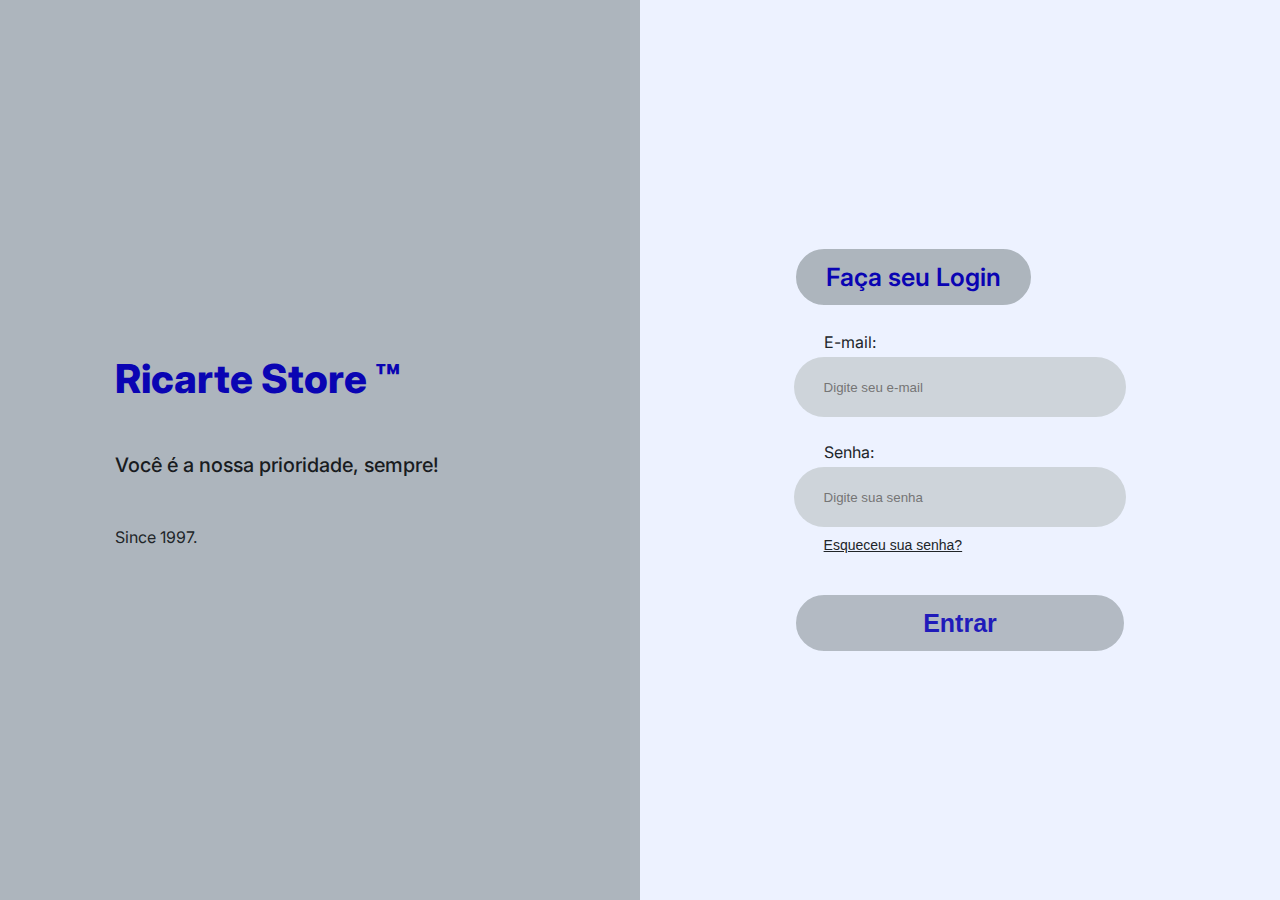
<file: index.html>
<!DOCTYPE html>
<html lang="pt-br">
  <head>
    <meta charset="UTF-8" />
    <meta http-equiv="X-UA-Compatible" content="IE=edge" />
    <meta name="viewport" content="width=device-width, initial-scale=1.0" />

    <script defer src="/scripts/modal.js"></script>

    <link rel="stylesheet" href="/styles/index.css" />
    <link rel="stylesheet" href="/styles/globalStyles.css" />
    <link rel="stylesheet" href="/styles/texts.css" />
    <link rel="stylesheet" href="/styles/boxes.css" />
    <link rel="stylesheet" href="/styles/modal.css" />

    <title>Login | Ricarte Store</title>
  </head>
  <body>
    <section class="section-marca">
      <h1 class="text-logo">Ricarte Store &trade;</h1>
      <h3 class="title-3">Você é a nossa prioridade, sempre!</h3>
      <h3 class="text-2">Since 1997.</h3>
    </section>
    <section class="section-login">
      <div class="box-login">
        <div class="box-title-login">
          <h2 class="title-2">Faça seu Login</h2>
        </div>
        <div class="box-input-submit">
          <label class="text-2" for="">E-mail:</label>
          <input type="text" placeholder="Digite seu e-mail" />
          <label class="text-2" for="">Senha:</label>
          <input type="password" placeholder="Digite sua senha" />
          <button
            class="esqueceu-senha text-3"
            data-modal-control="login"
            href=""
          >
            Esqueceu sua senha?
          </button>
          <button class="box-submit title-2" type="submit">Entrar</button>
        </div>
      </div>
    </section>

    <div class="modal-wrapper" id="login">
      <div class="modal">
        <div class="modal-header">
          <h3 class="modal-title title-2">Recuperação</h3>
          <button data-modal-control="login" class="modal-close title-2">
            X
          </button>
        </div>
        <div class="modal-body">
          <label for="">E-mail para recuperação:</label>
          <input
            class="text-2"
            type="email"
            name=""
            id="email"
            placeholder="Insira seu e-mail"
          />
          <button class="title-2" type="submit">Recuperar Senha</button>
        </div>
      </div>
    </div>
  </body>
</html>
</file>
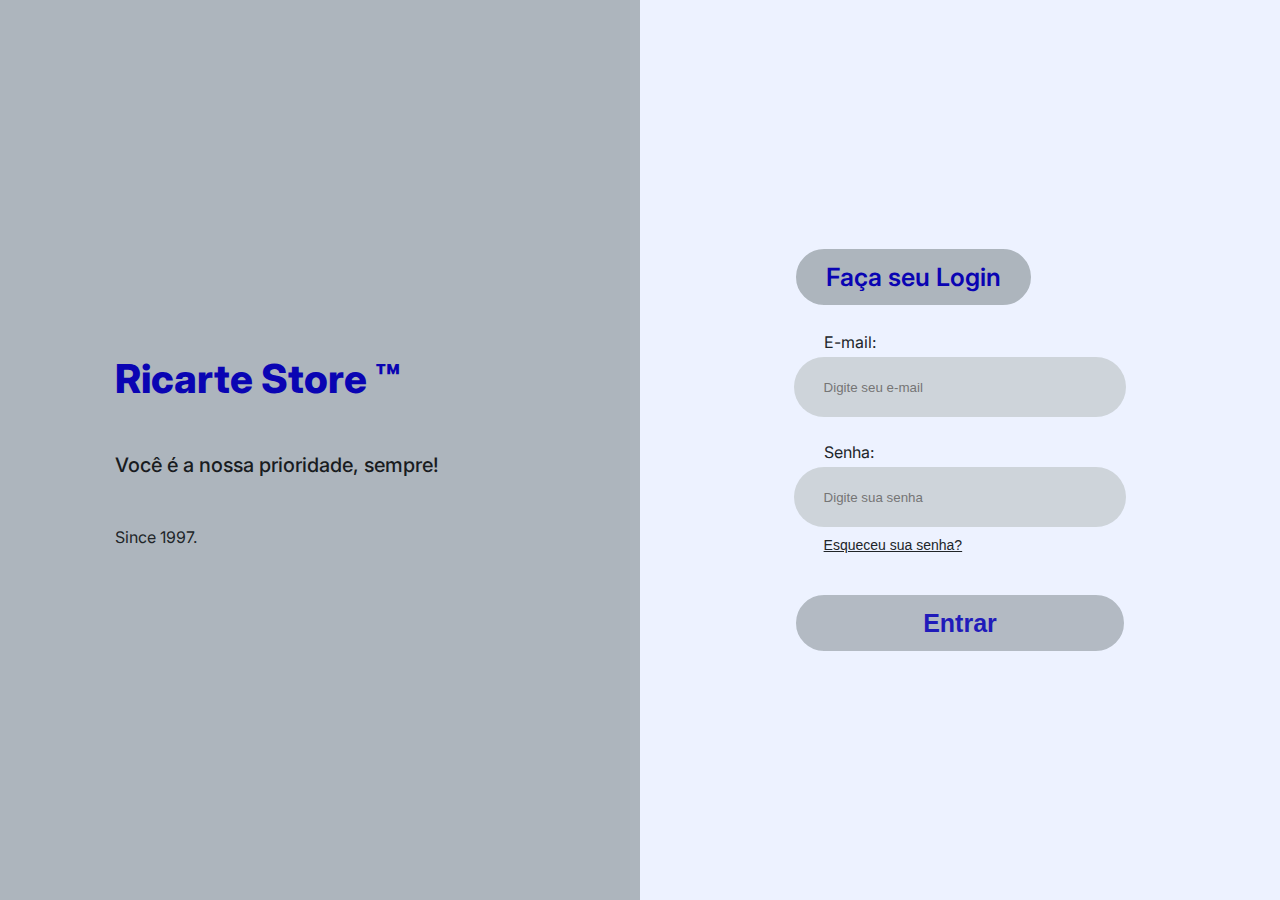
<file: pages/login/index.html>
<!DOCTYPE html>
<html lang="pt-br">
  <head>
    <meta charset="UTF-8" />
    <meta http-equiv="X-UA-Compatible" content="IE=edge" />
    <meta name="viewport" content="width=device-width, initial-scale=1.0" />

    <script defer src="../../scripts/modal.js"></script>

    <link rel="stylesheet" href="index.css" />
    <link rel="stylesheet" href="../../styles/globalStyles.css" />
    <link rel="stylesheet" href="../../styles/texts.css" />
    <link rel="stylesheet" href="../../styles/boxes.css" />
    <link rel="stylesheet" href="../../styles/modal.css" />

    <title>Login | Ricarte Store</title>
  </head>
  <body>
    <section class="section-marca">
      <h1 class="text-logo">Ricarte Store &trade;</h1>
      <h3 class="title-3">Você é a nossa prioridade, sempre!</h3>
      <h3 class="text-2">Since 1997.</h3>
    </section>
    <section class="section-login">
      <div class="box-login">
        <div class="box-title-login">
          <h2 class="title-2">Faça seu Login</h2>
        </div>
        <div class="box-input-submit">
          <label class="text-2" for="">E-mail:</label>
          <input type="text" placeholder="Digite seu e-mail" />
          <label class="text-2" for="">Senha:</label>
          <input type="password" placeholder="Digite sua senha" />
          <button
            class="esqueceu-senha text-3"
            data-modal-control="login"
            href=""
          >
            Esqueceu sua senha?
          </button>
          <button class="box-submit title-2" type="submit">Entrar</button>
        </div>
      </div>
    </section>

    <div class="modal-wrapper" id="login">
      <div class="modal">
        <div class="modal-header">
          <h3 class="modal-title title-2">Recuperação</h3>
          <button data-modal-control="login" class="modal-close title-2">
            X
          </button>
        </div>
        <div class="modal-body">
          <label for="">E-mail para recuperação:</label>
          <input
            class="text-2"
            type="email"
            name=""
            id="email"
            placeholder="Insira seu e-mail"
          />
          <button class="title-2" type="submit">Recuperar Senha</button>
        </div>
      </div>
    </div>
  </body>
</html>
</file>
<file: styles/index.css>
body {
 display: flex;

}

.section-marca {
 background-color: var(--color-grey-4);
 padding: 9vw;
 display: flex;
 align-items: flex-start;
 justify-content: center;
 flex-direction: column;
 width: 50vw;
 height: 100vh;
 gap: 50px;
}

.section-login {
 background-color: var(--color-grey-6);
 padding: 12vw;
 display: flex;
 align-items: flex-start;
 justify-content: center;
 flex-direction: column;
 width: 50vw;
 height: 100vh;
 gap: 30px;
}

.box-login {
 display: flex;
 align-items: flex-start;
 justify-content: center;
 flex-direction: column;
 width: 100%;
 height: 100%;
}

.box-input-submit {
 display: flex;
 align-items: flex-start;
 justify-content: center;
 flex-direction: column;
 width: 100%;
}

.esqueceu-senha {
 padding: 10px 30px;
 cursor: pointer;
 text-decoration: underline;
 background-color: transparent;
 border: none;
}
</file>
<file: styles/globalStyles.css>
*{
    padding: 0;
    margin: 0;
    box-sizing: border-box;
}

:root{
    --color-red-primary: #0A04B3;
    --color-red-secundary: #9b0f00;
    --color-grey-1: #191C1F;
    --color-grey-2: #212529;
    --color-grey-3: #343A40;
    --color-grey-4: #ADB5BD;
    --color-grey-5: #CED4DA;
    --color-grey-6: #EDF2FF;
}
</file>
<file: styles/texts.css>
@import url("https://fonts.googleapis.com/css2?family=Inter:wght@200;300;400;500;600;800&display=swap");

body {
  font-family: "Inter", sans-serif;
}

.text-logo {
  color: var(--color-red-primary);
  font-size: 40px;
  font-weight: 800;
}

.title-1 {
  color: var(--color-grey-1);
  font-size: 32px;
  font-weight: 600;
}

.title-2 {
  color: var(--color-red-primary);
  font-size: 25px;
  font-weight: 600;
}

.title-3 {
  color: var(--color-grey-1);
  font-size: 20px;
  font-weight: 500;
}

.text-1 {
  color: var(--color-grey-2);
  font-size: 20px;
  font-weight: 400;
}

.text-2 {
  color: var(--color-grey-2);
  font-size: 16px;
  font-weight: 400;
}

.text-3 {
  color: var(--color-grey-2);
  font-size: 14px;
  font-weight: 300;
}
</file>
<file: styles/boxes.css>
:root {
  --border-radius-default: 30px;
  --padding-default: 0px 30px;
  --height-default: 60px;
  --border-default: solid 2px var(--color-grey-6);
}

.box-title-login {
  background-color: var(--color-grey-4);
  height: var(--height-default);
  display: flex;
  justify-content: center;
  align-items: center;
  padding: var(--padding-default);
  border-radius: var(--border-radius-default);
  border: var(--border-default);
}

.box-input-submit label {
  padding: 25px 30px 5px 30px;
  width: 100%;
  border-radius: var(--border-radius-default);
}

.box-input-submit input {
  background-color: var(--color-grey-5);
  padding: 0px 30px;
  height: var(--height-default);
  width: 100%;
  border-radius: var(--border-radius-default);
  border: none;
}

.box-submit {
  background-color: var(--color-grey-4);
  margin-top: 30px;
  height: var(--height-default);
  width: 100%;
  border-radius: var(--border-radius-default);
  border: var(--border-default);
  cursor: pointer;
  opacity: 90%;
}

.box-submit:hover {
  opacity: 100%;
}
</file>
<file: styles/modal.css>
.modal-wrapper {
 position: fixed;
 top: 0;
 left: 0;
 width: 100vw;
 height: 100vh;
 background-color: rgba(0, 0, 0, 0.5);
 display: none;
 align-items: center;
 justify-content: center;
}

.show-modal {
 display: flex;
}

.modal {
  background-color: var(--color-grey-6);
  width: 450px;
  height: 295px;
  border-radius: var(--border-radius-default);
}

.modal-header {
  width: 100%;
  height: 100px;
  padding: 20px;
  display: flex;
  justify-content: space-between;
  align-items: center;
}

.modal-title {
  background-color: var(--color-grey-4);
  height: var(--height-default);
  display: flex;
  justify-content: center;
  align-items: center;
  padding: var(--padding-default);
  border-radius: var(--border-radius-default);
  border: var(--border-default);
}

.modal-close {
  background-color: var(--color-grey-4);
  width: var(--height-default);
  height: var(--height-default);
  border-radius: calc(var(--height-default));
  border: none;
  cursor: pointer;
  opacity: 90%;
}
.modal-close:hover {
  opacity: 100%;
}

.modal-body {
  padding: 20px;
  display: flex;
  flex-direction: column;
  width: 100%;
  height: 200px;
}

.modal label {
  padding: 0px 30px 5px 30px;
  width: 100%;
  border-radius: var(--border-radius-default);
}

.modal-body input {
  background-color: var(--color-grey-5);
  padding: 0px 30px;
  height: var(--height-default);
  width: 100%;
  border-radius: var(--border-radius-default);
  border: none;
}

.modal-body button {
  background-color: var(--color-grey-4);
  margin-top: 10px;
  height: var(--height-default);
  width: 100%;
  border-radius: var(--border-radius-default);
  border: var(--border-default);
  cursor: pointer;
  opacity: 90%;
}

.modal-body button:hover {
  opacity: 100%;
}
</file>
<file: pages/login/index.css>
body {
 display: flex;

}

.section-marca {
 background-color: var(--color-grey-4);
 padding: 9vw;
 display: flex;
 align-items: flex-start;
 justify-content: center;
 flex-direction: column;
 width: 50vw;
 height: 100vh;
 gap: 50px;
}

.section-login {
 background-color: var(--color-grey-6);
 padding: 12vw;
 display: flex;
 align-items: flex-start;
 justify-content: center;
 flex-direction: column;
 width: 50vw;
 height: 100vh;
 gap: 30px;
}

.box-login {
 display: flex;
 align-items: flex-start;
 justify-content: center;
 flex-direction: column;
 width: 100%;
 height: 100%;
}

.box-input-submit {
 display: flex;
 align-items: flex-start;
 justify-content: center;
 flex-direction: column;
 width: 100%;
}

.esqueceu-senha {
 padding: 10px 30px;
 cursor: pointer;
 text-decoration: underline;
 background-color: transparent;
 border: none;
}
</file>
